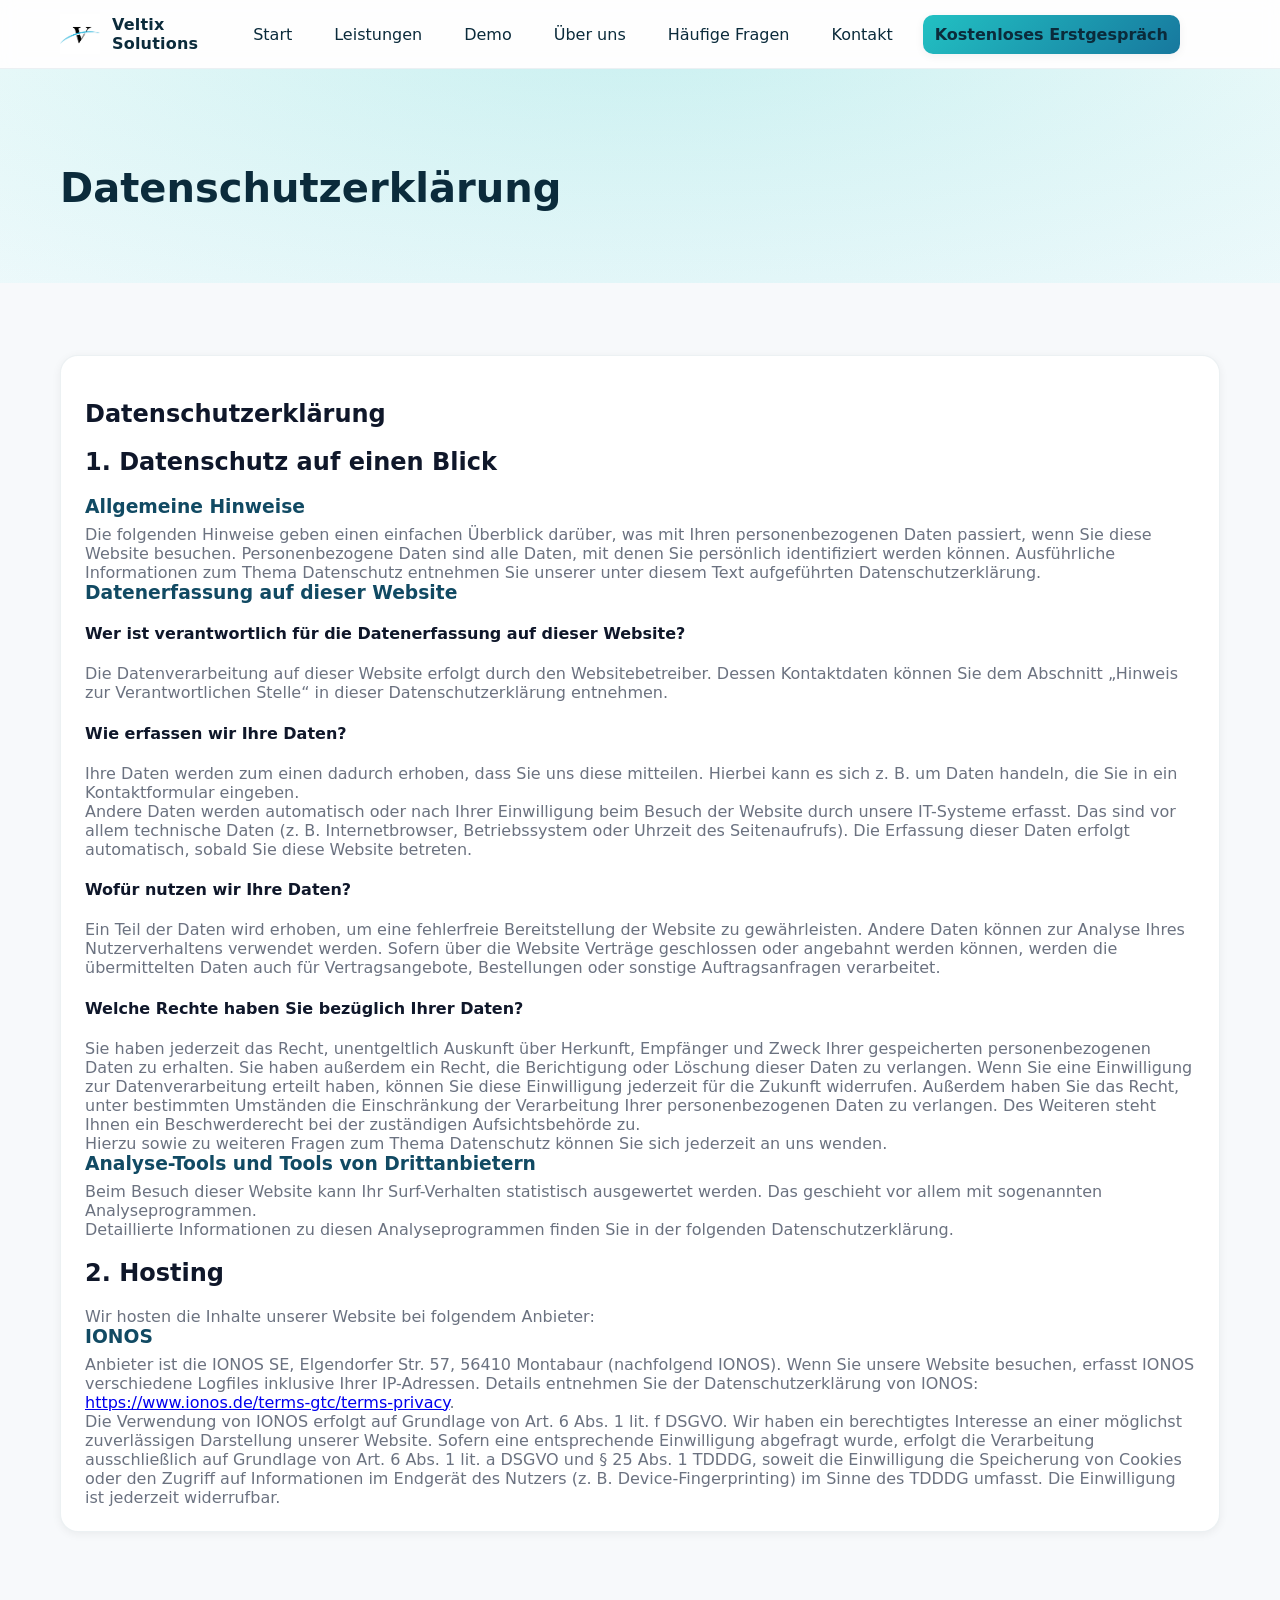
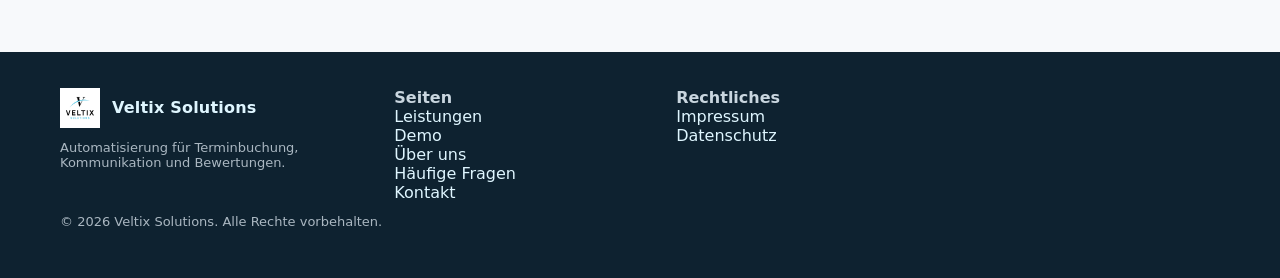
<file: Webseite-Smart-Care-Systems-main/src/pages/datenschutz.html>
<!DOCTYPE html>
<html lang="de">
<head>
  <meta charset="UTF-8" />
  <meta name="viewport" content="width=device-width, initial-scale=1.0" />
  <title>Datenschutzerklärung – Veltix Solutions</title>
  <meta name="description" content="Unsere Mission: Zeit sparen durch Automatisierung. Werte, Team und Ausblick von Veltix Solutions." />
  <meta name="robots" content="index, follow" />
  <meta name="theme-color" content="#17789e" />
  <meta http-equiv="X-Content-Type-Options" content="nosniff" />
  <meta http-equiv="X-Frame-Options" content="DENY" />
  <link rel="icon" type="image/x-icon" href="../favicon.ico" />
  <link rel="canonical" href="https://smartcare-systems.de/pages/ueber-uns.html" />
  <link rel="stylesheet" href="../css/style.css" />
</head>
<body>
  <header>
    <div class="container nav">
      <a class="brand" href="../index.html">
        <img src="../img/Veltix.Logo.1x1.png" alt="Veltix Solutions Logo" />
        <span>Veltix Solutions</span>
      </a>
      <nav class="nav-links" data-nav-links>
        <a href="../index.html">Start</a>
        <a href="./leistungen.html">Leistungen</a>
        <a href="./demo.html">Demo</a>
        <a href="./ueber-uns.html">&Uuml;ber uns</a>
        <a href="./haeufige-fragen.html">Häufige Fragen</a>
        <a href="./kontakt.html">Kontakt</a>
        <a class="cta" href="../index.html#cta">Kostenloses Erstgespr&auml;ch</a>
      </nav>
      <button class="hamburger" aria-label="Men&uuml; &ouml;ffnen" data-nav-toggle>
        <span></span><span></span><span></span>
      </button>
    </div>
  </header>

  <main>
    <section class="hero">
      <div class="container">
        <h1 data-aos="fade-up">Datenschutzerklärung</h1>
        <p class="section-sub" data-aos="fade-up"></p>
      </div>
    </section>

    <section>
      <div class="container">
        <div class="card" data-aos="fade-up">
          <p><h1>Datenschutz&shy;erkl&auml;rung</h1>
<h2>1. Datenschutz auf einen Blick</h2>
<h3>Allgemeine Hinweise</h3> <p>Die folgenden Hinweise geben einen einfachen &Uuml;berblick dar&uuml;ber, was mit Ihren personenbezogenen Daten passiert, wenn Sie diese Website besuchen. Personenbezogene Daten sind alle Daten, mit denen Sie pers&ouml;nlich identifiziert werden k&ouml;nnen. Ausf&uuml;hrliche Informationen zum Thema Datenschutz entnehmen Sie unserer unter diesem Text aufgef&uuml;hrten Datenschutzerkl&auml;rung.</p>
<h3>Datenerfassung auf dieser Website</h3> <h4>Wer ist verantwortlich f&uuml;r die Datenerfassung auf dieser Website?</h4> <p>Die Datenverarbeitung auf dieser Website erfolgt durch den Websitebetreiber. Dessen Kontaktdaten k&ouml;nnen Sie dem Abschnitt &bdquo;Hinweis zur Verantwortlichen Stelle&ldquo; in dieser Datenschutzerkl&auml;rung entnehmen.</p> <h4>Wie erfassen wir Ihre Daten?</h4> <p>Ihre Daten werden zum einen dadurch erhoben, dass Sie uns diese mitteilen. Hierbei kann es sich z.&nbsp;B. um Daten handeln, die Sie in ein Kontaktformular eingeben.</p> <p>Andere Daten werden automatisch oder nach Ihrer Einwilligung beim Besuch der Website durch unsere IT-Systeme erfasst. Das sind vor allem technische Daten (z.&nbsp;B. Internetbrowser, Betriebssystem oder Uhrzeit des Seitenaufrufs). Die Erfassung dieser Daten erfolgt automatisch, sobald Sie diese Website betreten.</p> <h4>Wof&uuml;r nutzen wir Ihre Daten?</h4> <p>Ein Teil der Daten wird erhoben, um eine fehlerfreie Bereitstellung der Website zu gew&auml;hrleisten. Andere Daten k&ouml;nnen zur Analyse Ihres Nutzerverhaltens verwendet werden. Sofern &uuml;ber die Website Vertr&auml;ge geschlossen oder angebahnt werden k&ouml;nnen, werden die &uuml;bermittelten Daten auch f&uuml;r Vertragsangebote, Bestellungen oder sonstige Auftragsanfragen verarbeitet.</p> <h4>Welche Rechte haben Sie bez&uuml;glich Ihrer Daten?</h4> <p>Sie haben jederzeit das Recht, unentgeltlich Auskunft &uuml;ber Herkunft, Empf&auml;nger und Zweck Ihrer gespeicherten personenbezogenen Daten zu erhalten. Sie haben au&szlig;erdem ein Recht, die Berichtigung oder L&ouml;schung dieser Daten zu verlangen. Wenn Sie eine Einwilligung zur Datenverarbeitung erteilt haben, k&ouml;nnen Sie diese Einwilligung jederzeit f&uuml;r die Zukunft widerrufen. Au&szlig;erdem haben Sie das Recht, unter bestimmten Umst&auml;nden die Einschr&auml;nkung der Verarbeitung Ihrer personenbezogenen Daten zu verlangen. Des Weiteren steht Ihnen ein Beschwerderecht bei der zust&auml;ndigen Aufsichtsbeh&ouml;rde zu.</p> <p>Hierzu sowie zu weiteren Fragen zum Thema Datenschutz k&ouml;nnen Sie sich jederzeit an uns wenden.</p>
<h3>Analyse-Tools und Tools von Dritt&shy;anbietern</h3> <p>Beim Besuch dieser Website kann Ihr Surf-Verhalten statistisch ausgewertet werden. Das geschieht vor allem mit sogenannten Analyseprogrammen.</p> <p>Detaillierte Informationen zu diesen Analyseprogrammen finden Sie in der folgenden Datenschutzerkl&auml;rung.</p>
<h2>2. Hosting</h2>
<p>Wir hosten die Inhalte unserer Website bei folgendem Anbieter:</p>
<h3>IONOS</h3> <p>Anbieter ist die IONOS SE, Elgendorfer Str. 57, 56410 Montabaur (nachfolgend IONOS). Wenn Sie unsere Website besuchen, erfasst IONOS verschiedene Logfiles inklusive Ihrer IP-Adressen. Details entnehmen Sie der Datenschutzerkl&auml;rung von IONOS: <a href="https://www.ionos.de/terms-gtc/terms-privacy" target="_blank" rel="noopener noreferrer">https://www.ionos.de/terms-gtc/terms-privacy</a>.</p> <p>Die Verwendung von IONOS erfolgt auf Grundlage von Art. 6 Abs. 1 lit. f DSGVO. Wir haben ein berechtigtes Interesse an einer m&ouml;glichst zuverl&auml;ssigen Darstellung unserer Website. Sofern eine entsprechende Einwilligung abgefragt wurde, erfolgt die Verarbeitung ausschlie&szlig;lich auf Grundlage von Art. 6 Abs. 1 lit. a DSGVO und &sect; 25 Abs. 1 TDDDG, soweit die Einwilligung die Speicherung von Cookies oder den Zugriff auf Informationen im Endger&auml;t des Nutzers (z.&nbsp;B. Device-Fingerprinting) im Sinne des TDDDG umfasst. Die Einwilligung ist jederzeit widerrufbar.</p>
</p>
        </div>
      </div>
    </section>
  </main>

 <footer>
    <div class="container footer">
      <div class="footer-grid">
        <div>
          <a class="brand" href="../index.html"><img src="../img/Veltix.FullLogo.png" alt="Logo" /><span style="color:#dff6ff">Veltix Solutions</span></a>
          <p class="legal">Automatisierung f&uuml;r Terminbuchung, Kommunikation und Bewertungen.</p>
        </div>
        <div>
          <strong>Seiten</strong>
          <div><a href="./leistungen.html">Leistungen</a></div>
          <div><a href="./demo.html">Demo</a></div>
          <div><a href="./ueber-uns.html">&Uuml;ber uns</a></div>
          <div><a href="./haeufige-fragen.html">Häufige Fragen</a></div>
          <div><a href="./kontakt.html">Kontakt</a></div>
        </div>
        <div>
          <strong>Rechtliches</strong>
          <div><a href="./impressum.html">Impressum</a></div>
          <div><a href="./datenschutz.html">Datenschutz</a></div>
        </div>
        <div>
          
        </div>
      </div>
      <p class="legal">&copy; <span id="year"></span> Veltix Solutions. Alle Rechte vorbehalten.</p>
    </div>
  </footer>

  <script>
    document.getElementById('year').textContent = new Date().getFullYear();
  </script>
  <script src="../js/main.js"></script>
</body>
</html>
</file>
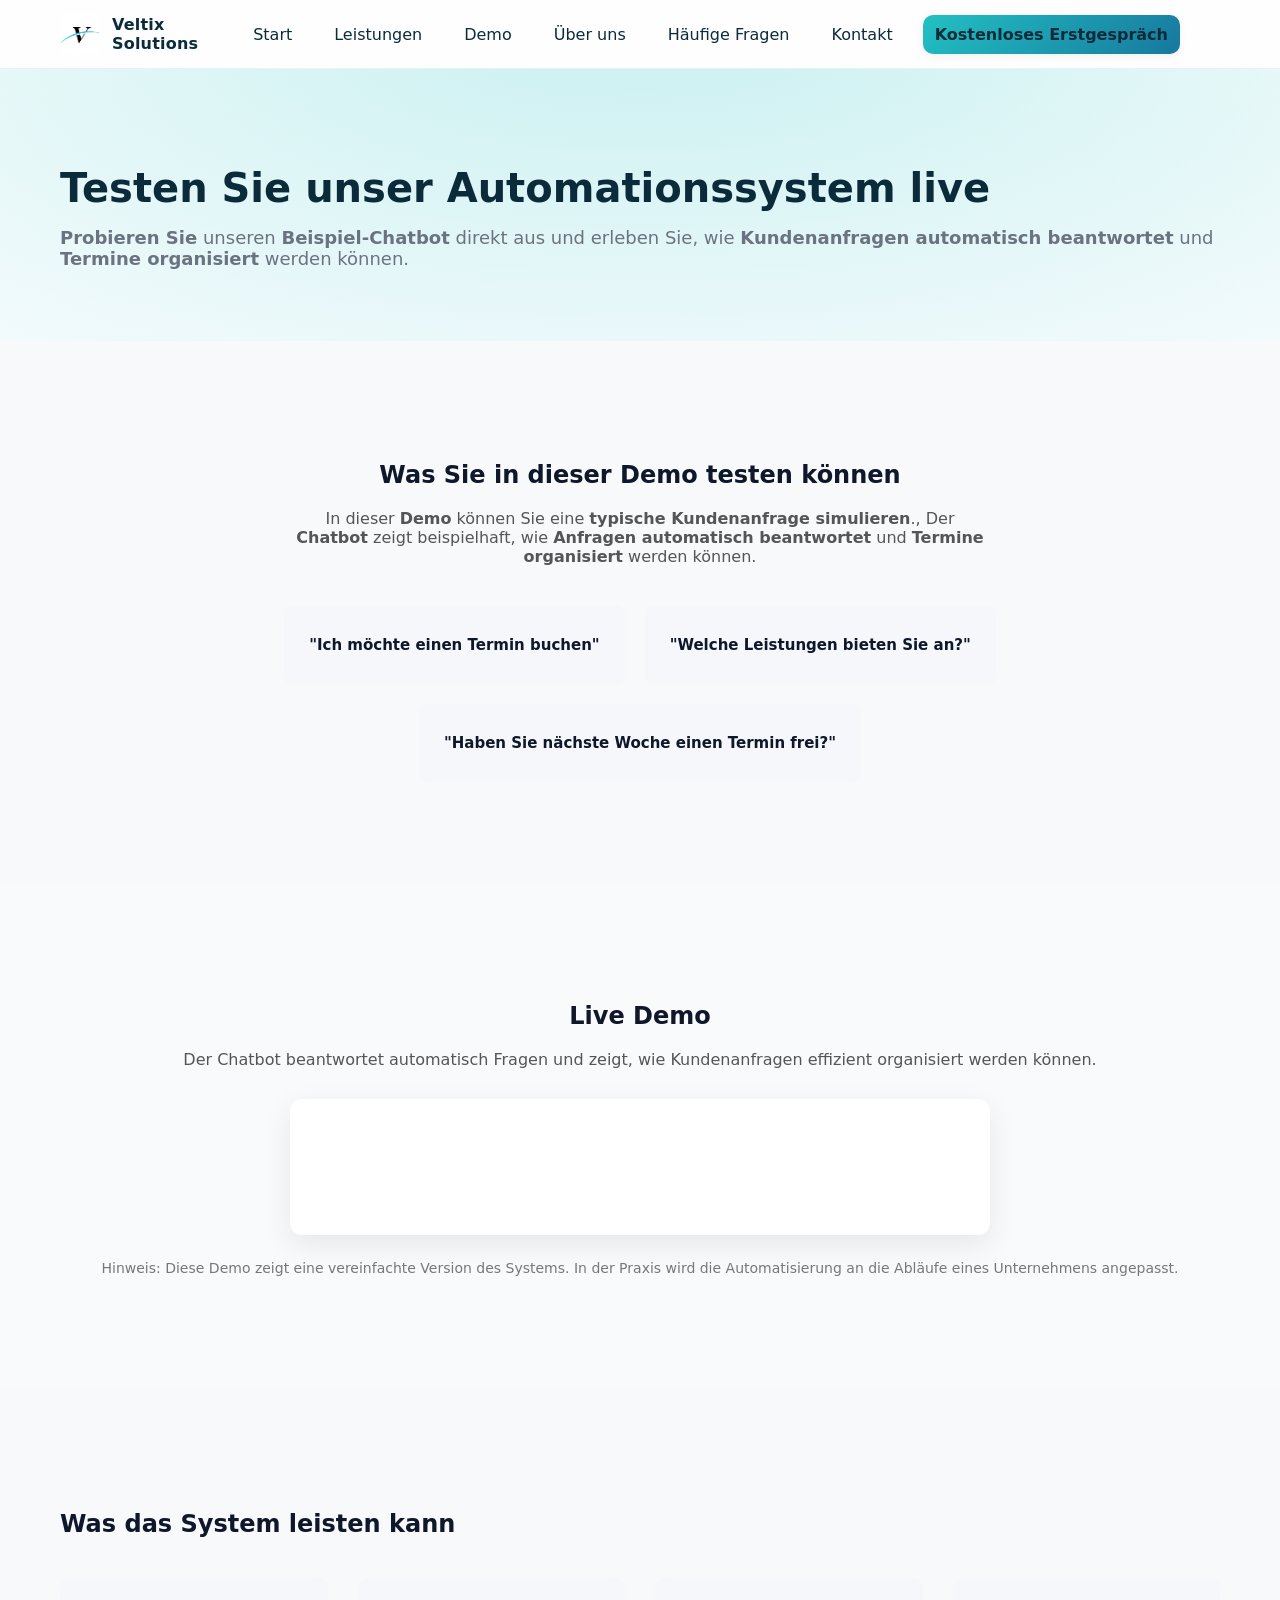
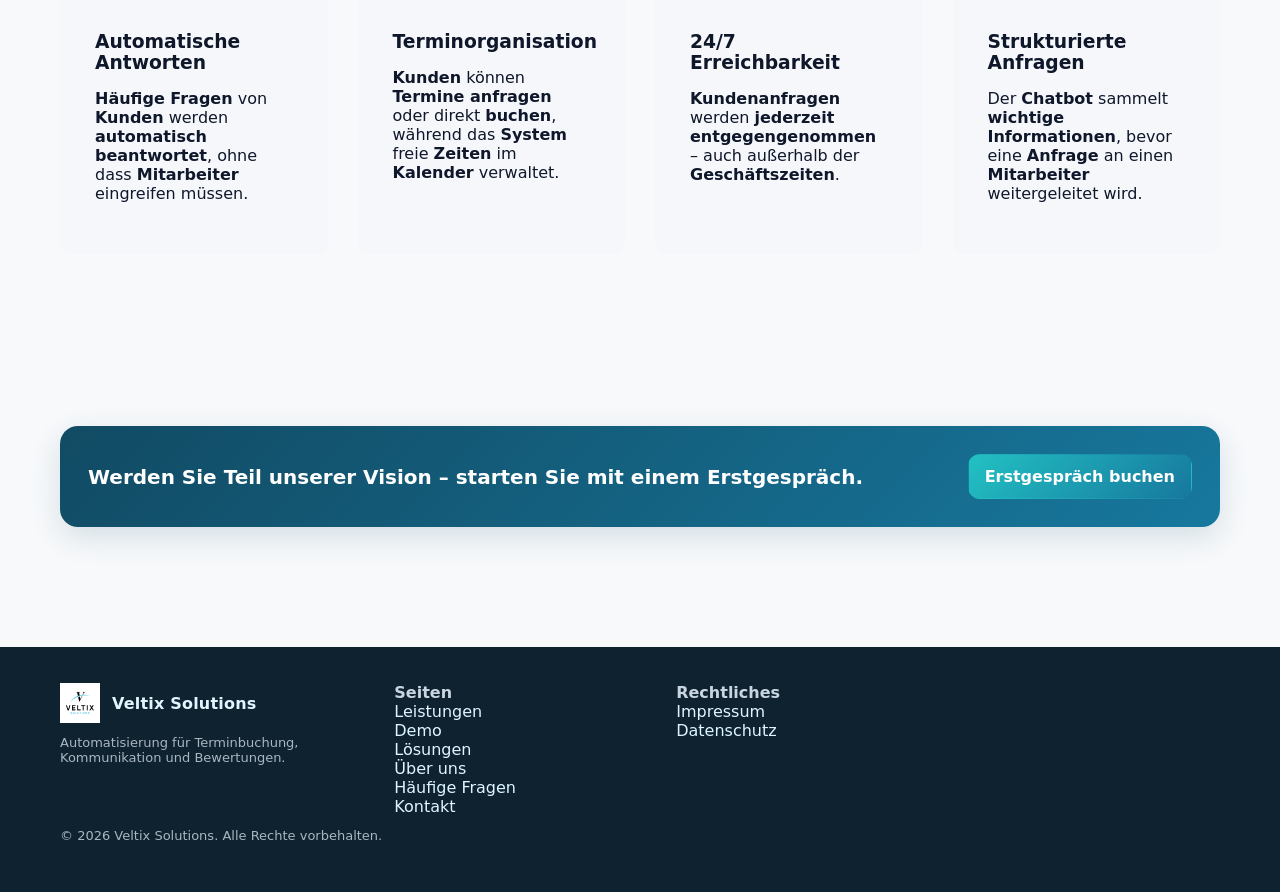
<file: Webseite-Smart-Care-Systems-main/src/pages/demo.html>
<!DOCTYPE html>
<html lang="de">
<head>
  <meta charset="UTF-8" />
  <meta name="viewport" content="width=device-width, initial-scale=1.0" />
  <title>&Uuml;ber uns – Veltix Solutions</title>
  <meta name="description" content="Unsere Mission: Zeit sparen durch Automatisierung. Werte, Team und Ausblick von Veltix Solutions." />
  <meta name="robots" content="index, follow" />
  <meta name="theme-color" content="#17789e" />
  <meta http-equiv="X-Content-Type-Options" content="nosniff" />
  <meta http-equiv="X-Frame-Options" content="DENY" />
  <link rel="icon" type="image/x-icon" href="../favicon.ico" />
  <link rel="canonical" href="https://smartcare-systems.de/pages/ueber-uns.html" />
  <link rel="stylesheet" href="../css/style.css" />
</head>
<body>
  <header>
    <div class="container nav">
      <a class="brand" href="../index.html">
        <img src="../img/Veltix.Logo.1x1.png" alt="Veltix Solutions Logo" />
        <span>Veltix Solutions</span>
      </a>
      <nav class="nav-links" data-nav-links>
        <a href="../index.html">Start</a>
        <a href="./leistungen.html">Leistungen</a>
        <a href="./demo.html">Demo</a>
        <a href="./ueber-uns.html">&Uuml;ber uns</a>
        <a href="./haeufige-fragen.html">Häufige Fragen</a>
        <a href="./kontakt.html">Kontakt</a>
        <a class="cta" href="../index.html#cta">Kostenloses Erstgespr&auml;ch</a>
      </nav>
      <button class="hamburger" aria-label="Men&uuml; &ouml;ffnen" data-nav-toggle>
        <span></span><span></span><span></span>
      </button>
    </div>
  </header>
  <main>
    <section class="hero">
      <div class="container">
        <h1 data-aos="fade-up">Testen Sie unser Automationssystem live</h1>
        <p class="section-sub" data-aos="fade-up"><strong>Probieren Sie</strong> unseren <strong>Beispiel-Chatbot</strong> direkt aus und erleben Sie, wie <strong>Kundenanfragen automatisch beantwortet</strong> und <strong>Termine organisiert</strong> werden können.</p>
      </div>
    </section>

<section class="demo-intro">
  <div class="container">

    <h2>Was Sie in dieser Demo testen können</h2>

    <p class="demo-text">
      In dieser <strong>Demo</strong> können Sie eine <strong>typische Kundenanfrage simulieren</strong>.,
Der <strong>Chatbot</strong> zeigt beispielhaft, wie <strong>Anfragen automatisch beantwortet</strong> und <strong>Termine organisiert</strong> werden können.
    </p>

    <div class="demo-examples">

      <div class="example-box">
        <p><strong>"Ich möchte einen Termin buchen"</strong></p>
      </div>

      <div class="example-box">
        <p><strong>"Welche Leistungen bieten Sie an?"</strong></p>
      </div>

      <div class="example-box">
        <p><strong>"Haben Sie nächste Woche einen Termin frei?"</strong></p>
      </div>

    </div>

  </div>
</section>


<section class="demo-chatbot">
  <div class="container">

    <h2>Live Demo</h2>

    <p class="chatbot-info">
      Der Chatbot beantwortet automatisch Fragen und zeigt,
      wie Kundenanfragen effizient organisiert werden können.
    </p>

    <div class="chatbot-box">
      <!-- Hier wird später der Chatbot vom Entwickler integriert -->
      <p></p>
    </div>

    <p class="demo-note">
      Hinweis: Diese Demo zeigt eine vereinfachte Version des Systems.
      In der Praxis wird die Automatisierung an die Abläufe eines
      Unternehmens angepasst.
    </p>

  </div>
</section>


<section class="demo-features">
  <div class="container">

    <h2>Was das System leisten kann</h2>

    <div class="features-grid">

      <div class="feature-card">
        <h3>Automatische Antworten</h3>
        <p>
          <strong>Häufige Fragen</strong> von <strong>Kunden</strong> werden <strong>automatisch beantwortet</strong>, ohne dass <strong>Mitarbeiter</strong> eingreifen müssen.
        </p>
      </div>

      <div class="feature-card">
        <h3>Terminorganisation</h3>
        <p>
          <strong>Kunden</strong> können <strong>Termine anfragen</strong> oder direkt <strong>buchen</strong>, während das <strong>System</strong> freie <strong>Zeiten</strong> im <strong>Kalender</strong> verwaltet.
        </p>
      </div>

      <div class="feature-card">
        <h3>24/7 Erreichbarkeit</h3>
        <p>
          <strong>Kundenanfragen</strong> werden <strong>jederzeit entgegengenommen</strong> – auch außerhalb der <strong>Geschäftszeiten</strong>.
        </p>
      </div>

      <div class="feature-card">
        <h3>Strukturierte Anfragen</h3>
        <p>
         Der <strong>Chatbot</strong> sammelt <strong>wichtige Informationen</strong>, bevor eine <strong>Anfrage</strong> an einen <strong>Mitarbeiter</strong> weitergeleitet wird.
        </p>
      </div>

    </div>

  </div>
</section>

   <section id="cta">
      <div class="container">
        <div class="cta-band" data-aos="zoom-in">
          <div class="cta-text">Werden Sie Teil unserer Vision – starten Sie mit einem Erstgespr&auml;ch.</div>
          <a class="btn btn-primary" href="https://cal.com/" target="_blank" rel="noopener">Erstgespr&auml;ch buchen</a>
        </div>
      </div>
    </section>
  </main>


<footer>
    <div class="container footer">
      <div class="footer-grid">
        <div>
          <a class="brand" href="../index.html"><img src="../img/Veltix.FullLogo.png" alt="Logo" /><span style="color:#dff6ff">Veltix Solutions</span></a>
          <p class="legal">Automatisierung f&uuml;r Terminbuchung, Kommunikation und Bewertungen.</p>
        </div>
        <div>
          <strong>Seiten</strong>
          <div><a href="./leistungen.html">Leistungen</a></div>
          <div><a href="./demo.html">Demo</a></div>
          <div><a href="./use-cases.html">Lösungen</a></div>
          <div><a href="./ueber-uns.html">&Uuml;ber uns</a></div>
          <div><a href="./haeufige-fragen.html">Häufige Fragen</a></div>
          <div><a href="./kontakt.html">Kontakt</a></div>
        </div>
        <div>
          <strong>Rechtliches</strong>
          <div><a href="./impressum.html">Impressum</a></div>
          <div><a href="./datenschutz.html">Datenschutz</a></div>
        </div>
        <div>
                  </div>
      </div>
      <p class="legal">&copy; <span id="year"></span> Veltix Solutions. Alle Rechte vorbehalten.</p>
    </div>
  </footer>

  <script>
    document.getElementById('year').textContent = new Date().getFullYear();
  </script>
  <script src="../js/main.js"></script>
</body>
</html>
</file>
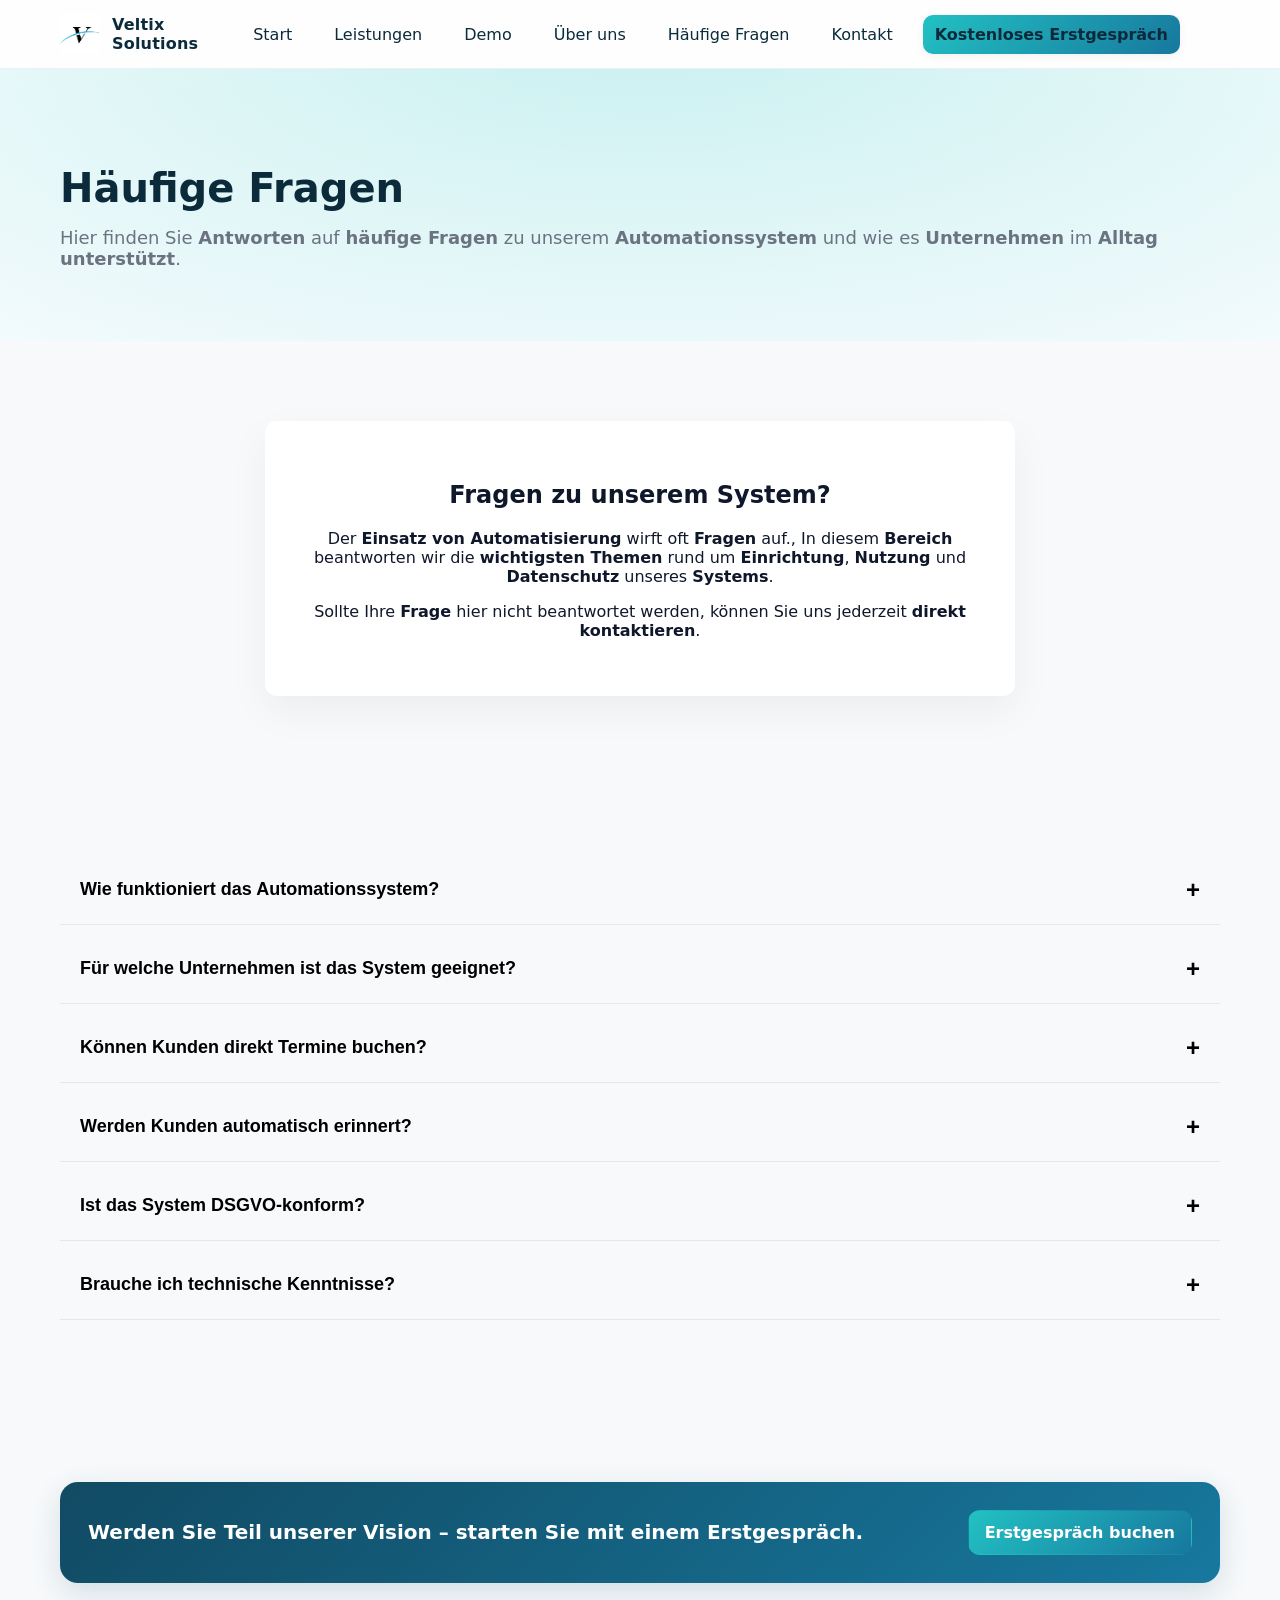
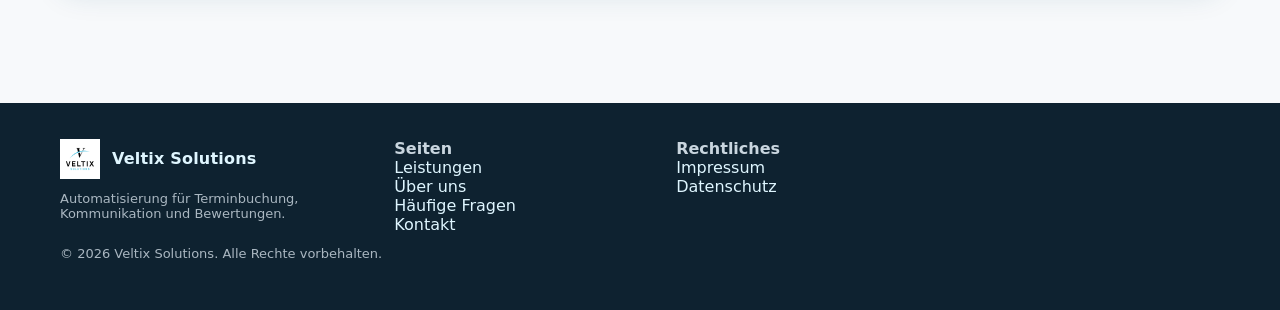
<file: Webseite-Smart-Care-Systems-main/src/pages/haeufige-fragen.html>
<!DOCTYPE html>
<html lang="de">
<head>
  <meta charset="UTF-8" />
  <meta name="viewport" content="width=device-width, initial-scale=1.0" />
  <title>Häufige Fragen – Veltix Solutions</title>
  <meta name="description" content="Häufige Fragen zu Veltix Solutions und Automatisierung." />
  <meta name="robots" content="index, follow" />
  <meta name="theme-color" content="#17789e" />
  <meta http-equiv="X-Content-Type-Options" content="nosniff" />
  <meta http-equiv="X-Frame-Options" content="DENY" />
  <link rel="icon" type="image/x-icon" href="../favicon.ico" />
  <link rel="canonical" href="https://smartcare-systems.de/pages/faq.html" />
  <link rel="stylesheet" href="../css/style.css" />
</head>
<body>
  <header>
    <div class="container nav">
      <a class="brand" href="../index.html">
        <img src="../img/Veltix.Logo.1x1.png" alt="SmartCare Systems Logo" />
        <span>Veltix Solutions</span>
      </a>
      <nav class="nav-links" data-nav-links>
        <a href="../index.html">Start</a>
        <a href="./leistungen.html">Leistungen</a>
        <a href="./demo.html">Demo</a>
        <a href="./ueber-uns.html">&Uuml;ber uns</a>
        <a href="./haeufige.html">Häufige Fragen</a>
        <a href="./kontakt.html">Kontakt</a>
        <a class="cta" href="../index.html#cta">Kostenloses Erstgespr&auml;ch</a>
      </nav>
      <button class="hamburger" aria-label="Men&uuml; &ouml;ffnen" data-nav-toggle>
        <span></span><span></span><span></span>
      </button>
    </div>
  </header>

<main>
    <section class="hero">
      <div class="container">
        <h1 data-aos="fade-up">Häufige Fragen</h1>
        <p class="section-sub" data-aos="fade-up">Hier finden Sie <strong>Antworten</strong> auf <strong>häufige Fragen</strong> zu unserem <strong>Automationssystem</strong> und wie es <strong>Unternehmen</strong> im <strong>Alltag unterstützt</strong>.</p>
      </div>
    </section>

<section class="faq-intro">
  <div class="container">

    <div class="faq-intro-box">
      <h2>Fragen zu unserem System?</h2>

      <p>
        Der <strong>Einsatz von Automatisierung</strong> wirft oft <strong>Fragen</strong> auf.,
In diesem <strong>Bereich</strong> beantworten wir die <strong>wichtigsten Themen</strong> rund um <strong>Einrichtung</strong>, <strong>Nutzung</strong> und <strong>Datenschutz</strong> unseres <strong>Systems</strong>.
      </p>

      <p>
        Sollte Ihre <strong>Frage</strong> hier nicht beantwortet werden, können Sie uns jederzeit <strong>direkt kontaktieren</strong>.
      </p>
    </div>

  </div>
</section>


<section class="faq-section">
  <div class="container">

    <div class="faq-item">
      <button class="faq-question">
        <span>Wie funktioniert das Automationssystem?</span>
      <span class="faq-icon">+</span>
      </button>
      <div class="faq-answer">
        <p>
Unser Automationssystem übernimmt <strong>wiederkehrende Aufgaben in der Kundenkommunikation und Terminverwaltung</strong>. 
Ein integrierter <strong>KI-Chatbot</strong> kann Kundenanfragen automatisch beantworten, wichtige Informationen erfassen 
und bei Bedarf direkt eine Terminbuchung ermöglichen.
</p>

<p>
Das System ist mit Ihrem <strong>Kalender</strong> verbunden und sorgt dafür, dass Termine automatisch organisiert werden. 
Zusätzlich können <strong>Erinnerungen und weitere Nachrichten automatisch an Kunden versendet werden</strong>. 
Dadurch werden manuelle Abläufe reduziert und Ihr Unternehmen kann effizienter arbeiten.
</p>
      </div>
    </div>

    <div class="faq-item">
      <button class="faq-question">
        <span>Für welche Unternehmen ist das System geeignet?</span>
      <span class="faq-icon">+</span>
      </button>
      <div class="faq-answer">
       <p>
Das System wurde speziell für <strong>lokale Dienstleistungsunternehmen</strong> entwickelt, 
die regelmäßig Kundenanfragen und Terminbuchungen verwalten müssen.
</p>

<p>
Dazu gehören beispielsweise <strong>Beratungsdienstleister, Beauty-Studios, 
Handwerksbetriebe oder andere serviceorientierte Unternehmen</strong>.
</p>

<p>
Besonders sinnvoll ist der Einsatz für Unternehmen, die <strong>viele wiederkehrende Anfragen erhalten 
oder ihre Terminorganisation vereinfachen möchten</strong>.
</p>
      </div>
    </div>

    <div class="faq-item">
      <button class="faq-question">
        <span>Können Kunden direkt Termine buchen?</span>
      <span class="faq-icon">+</span>
      </button>
      <div class="faq-answer">
        <p>
Ja, Kunden können Termine <strong>direkt über das System buchen</strong>. 
Die Terminbuchung ist mit Ihrem <strong>Kalender verbunden</strong> und zeigt automatisch 
nur verfügbare Zeiten an.
</p>

<p>
Dadurch werden <strong>Doppelbuchungen verhindert</strong> und die Terminplanung bleibt 
übersichtlich und effizient.
</p>

<p>
Nach der Buchung erhält der Kunde automatisch eine <strong>Terminbestätigung</strong>, 
sodass beide Seiten jederzeit den Überblick behalten.
</p>
      </div>
    </div>

    <div class="faq-item">
      <button class="faq-question">
        <span>Werden Kunden automatisch erinnert?</span>
      <span class="faq-icon">+</span>
      </button>
      <div class="faq-answer">
        <p>
Ja, das System kann <strong>automatische Erinnerungen vor einem Termin</strong> versenden. 
Diese können beispielsweise per <strong>E-Mail, SMS oder WhatsApp</strong> verschickt werden.
</p>

<p>
Dadurch werden <strong>verpasste Termine deutlich reduziert</strong> und Kunden bleiben 
rechtzeitig informiert.
</p>

<p>
Zusätzlich können nach einem Termin auch <strong>automatische Bewertungsanfragen 
oder Follow-up Nachrichten</strong> versendet werden.
</p>
      </div>
    </div>

    <div class="faq-item">
      <button class="faq-question">
        <span>Ist das System DSGVO-konform?</span>
      <span class="faq-icon">+</span>
      </button>
      <div class="faq-answer">
        <p>
Datenschutz hat bei der Entwicklung unseres Systems einen hohen Stellenwert. 
Die Verarbeitung von Daten erfolgt mit einem Fokus auf <strong>sichere und verantwortungsvolle Nutzung von Kundendaten</strong>.
</p>

<p>
Je nach Konfiguration kann das System auf <strong>europäischer Infrastruktur</strong> betrieben werden 
und nutzt etablierte Technologien für eine sichere Datenübertragung und Speicherung.
</p>

<p>
Dadurch können Unternehmen <strong>moderne Automatisierung nutzen</strong>, ohne dabei 
den Datenschutz aus den Augen zu verlieren.
</p>
      </div>
    </div>

    <div class="faq-item">
      <button class="faq-question">
        <span>Brauche ich technische Kenntnisse?</span>
      <span class="faq-icon">+</span>
      </button>
      <div class="faq-answer">
        <p>
Nein, für die Nutzung des Systems sind <strong>keine technischen Kenntnisse erforderlich</strong>. 
Die Einrichtung und Konfiguration werden im Vorfeld vorgenommen.
</p>

<p>
Das System ist so gestaltet, dass es im Alltag <strong>einfach und intuitiv genutzt werden kann</strong>.
</p>

<p>
Unternehmen können sich dadurch vollständig auf ihr <strong>Kerngeschäft</strong> konzentrieren, 
während das Automationssystem viele organisatorische Aufgaben im Hintergrund übernimmt.
</p>
      </div>
    </div>

  </div>
</section>

<script>
document.querySelectorAll(".faq-question").forEach(button => {
  button.addEventListener("click", () => {
    const item = button.parentElement
    item.classList.toggle("active")
  })
})
</script>

<section id="cta">
      <div class="container">
        <div class="cta-band" data-aos="zoom-in">
          <div class="cta-text">Werden Sie Teil unserer Vision – starten Sie mit einem Erstgespr&auml;ch.</div>
          <a class="btn btn-primary" href="https://cal.com/" target="_blank" rel="noopener">Erstgespr&auml;ch buchen</a>
        </div>
      </div>
    </section>
  </main>

</body>
</html>

  <footer>
    <div class="container footer">
      <div class="footer-grid">
        <div>
          <a class="brand" href="../index.html"><img src="../img/Veltix.FullLogo.png" alt="Logo" /><span style="color:#dff6ff">Veltix Solutions</span></a>
          <p class="legal">Automatisierung f&uuml;r Terminbuchung, Kommunikation und Bewertungen.</p>
        </div>
        <div>
          <strong>Seiten</strong>
          <div><a href="./leistungen.html">Leistungen</a></div>
          <div><a href="./ueber-uns.html">&Uuml;ber uns</a></div>
          <div><a href="./faq.html">Häufige Fragen</a></div>
          <div><a href="./kontakt.html">Kontakt</a></div>
        </div>
        <div>
          <strong>Rechtliches</strong>
          <div><a href="./impressum.html">Impressum</a></div>
          <div><a href="./datenschutz.html">Datenschutz</a></div>
        </div>
        <div>
          
        </div>
      </div>
      <p class="legal">&copy; <span id="year"></span> Veltix Solutions. Alle Rechte vorbehalten.</p>
    </div>
  </footer>

  <script>
    document.getElementById('year').textContent = new Date().getFullYear();
  </script>
  <script src="../js/main.js"></script>
</body>
</html>
</file>
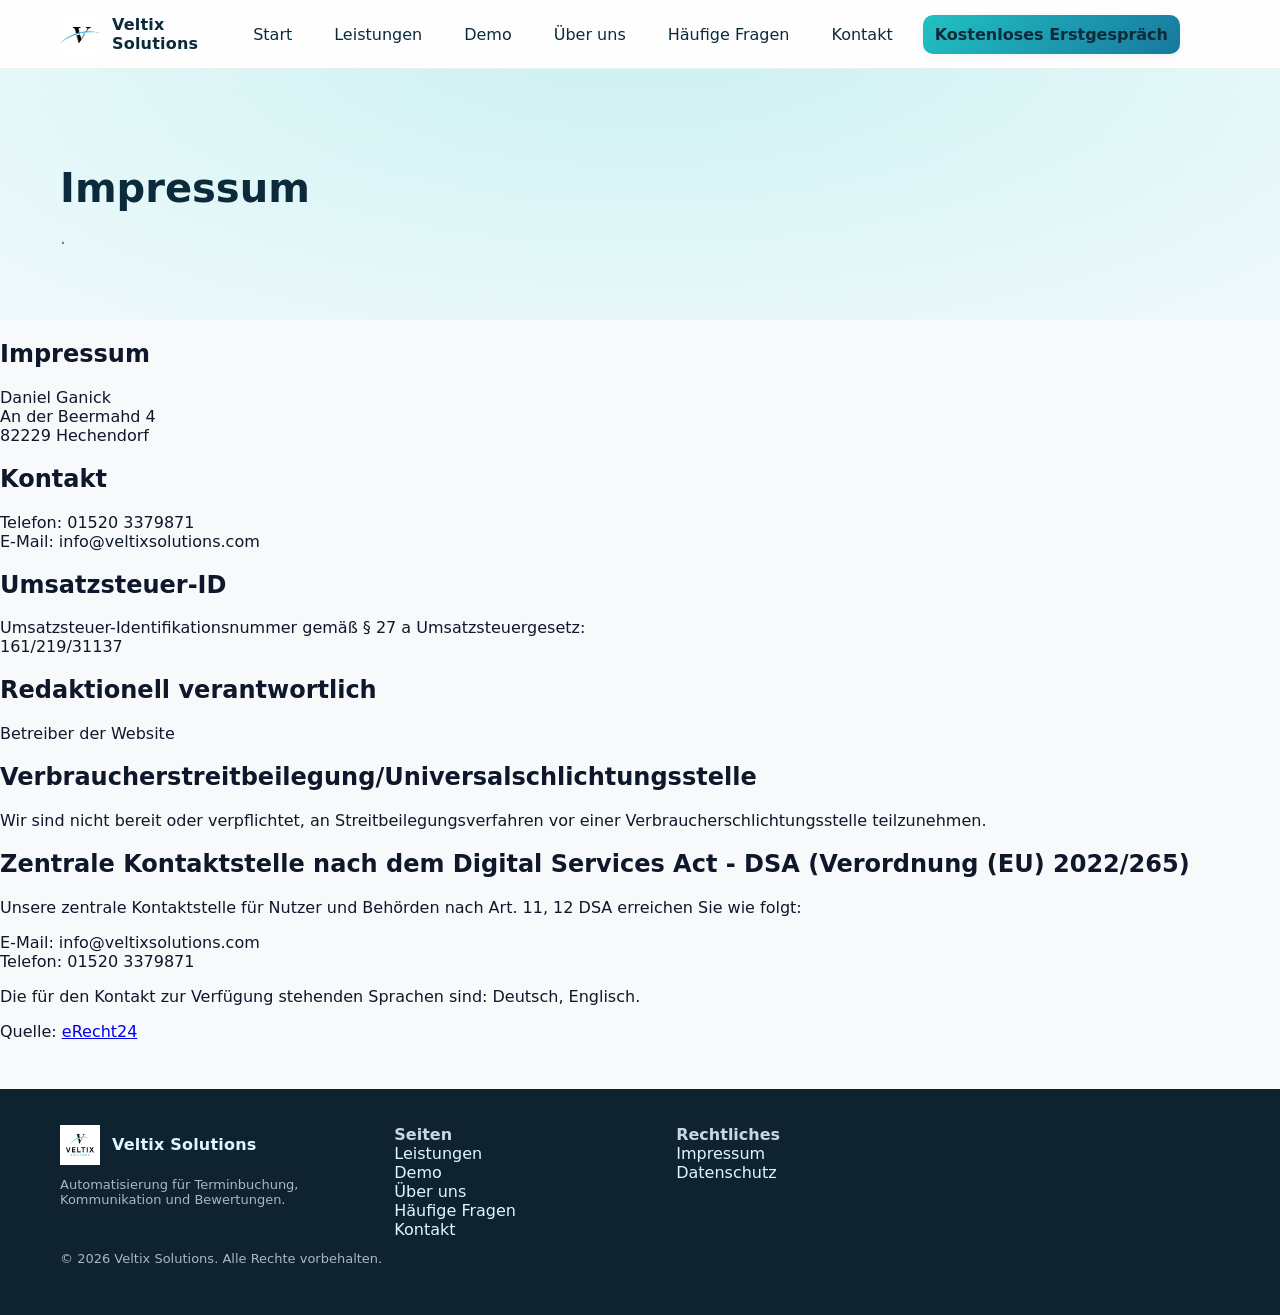
<file: Webseite-Smart-Care-Systems-main/src/pages/impressum.html>
<!DOCTYPE html>
<html lang="de">
<head>
  <meta charset="UTF-8" />
  <meta name="viewport" content="width=device-width, initial-scale=1.0" />
  <title>Impressum – Veltix Solutions</title>
  <meta name="description" content="Unsere Mission: Zeit sparen durch Automatisierung. Werte, Team und Ausblick von Veltix Solutions." />
  <meta name="robots" content="index, follow" />
  <meta name="theme-color" content="#17789e" />
  <meta http-equiv="X-Content-Type-Options" content="nosniff" />
  <meta http-equiv="X-Frame-Options" content="DENY" />
  <link rel="icon" type="image/x-icon" href="../favicon.ico" />
  <link rel="canonical" href="https://smartcare-systems.de/pages/ueber-uns.html" />
  <link rel="stylesheet" href="../css/style.css" />
</head>
<body>
  <header>
    <div class="container nav">
      <a class="brand" href="../index.html">
        <img src="../img/Veltix.Logo.1x1.png" alt="Veltix Solutions Logo" />
        <span>Veltix Solutions</span>
      </a>
      <nav class="nav-links" data-nav-links>
        <a href="../index.html">Start</a>
        <a href="./leistungen.html">Leistungen</a>
        <a href="./demo.html">Demo</a>
        <a href="./ueber-uns.html">&Uuml;ber uns</a>
        <a href="./haeufige-fragen.html">Häufige Fragen</a>
        <a href="./kontakt.html">Kontakt</a>
        <a class="cta" href="../index.html#cta">Kostenloses Erstgespr&auml;ch</a>
      </nav>
      <button class="hamburger" aria-label="Men&uuml; &ouml;ffnen" data-nav-toggle>
        <span></span><span></span><span></span>
      </button>
    </div>
  </header>

  <main>
    <section class="hero">
      <div class="container">
        <h1 data-aos="fade-up">Impressum</h1>
        <p class="section-sub" data-aos="fade-up"></a>.</p>
      </div>
    </section>


            <h2>Impressum</h2>

              <p>Daniel Ganick<br />
              An der Beermahd 4<br />
              82229 Hechendorf</p>

              <h2>Kontakt</h2>
              <p>Telefon: 01520 3379871<br />
              E-Mail: info@veltixsolutions.com</p>

              <h2>Umsatzsteuer-ID</h2>
              <p>Umsatzsteuer-Identifikationsnummer gem&auml;&szlig; &sect; 27 a Umsatzsteuergesetz:<br />
              161/219/31137</p>

              <h2>Redaktionell verantwortlich</h2>
              <p>Betreiber der Website</p>

              <h2>Verbraucher&shy;streit&shy;beilegung/Universal&shy;schlichtungs&shy;stelle</h2>
              <p>Wir sind nicht bereit oder verpflichtet, an Streitbeilegungsverfahren vor einer Verbraucherschlichtungsstelle teilzunehmen.</p>

              <h2>Zentrale Kontaktstelle nach dem Digital Services Act - DSA (Verordnung (EU) 2022/265)</h2>
              <p>Unsere zentrale Kontaktstelle f&uuml;r Nutzer und Beh&ouml;rden nach Art. 11, 12 DSA erreichen Sie wie folgt:</p>
              <p>E-Mail: info@veltixsolutions.com<br />
              Telefon: 01520 3379871
              </p>
              <p>Die für den Kontakt zur Verf&uuml;gung stehenden Sprachen sind: Deutsch, Englisch.</p>
              <p>Quelle: <a href="https://www.e-recht24.de">eRecht24</a></p>

  <footer>
    <div class="container footer">
      <div class="footer-grid">
        <div>
          <a class="brand" href="../index.html"><img src="../img/Veltix.FullLogo.png" alt="Logo" /><span style="color:#dff6ff">Veltix Solutions</span></a>
          <p class="legal">Automatisierung f&uuml;r Terminbuchung, Kommunikation und Bewertungen.</p>
        </div>
        <div>
          <strong>Seiten</strong>
          <div><a href="./leistungen.html">Leistungen</a></div>
          <div><a href="./demo.html">Demo</a></div>
          <div><a href="./ueber-uns.html">&Uuml;ber uns</a></div>
          <div><a href="./haeufige-fragen.html">Häufige Fragen</a></div>
          <div><a href="./kontakt.html">Kontakt</a></div>
        </div>
        <div>
          <strong>Rechtliches</strong>
          <div><a href="./impressum.html">Impressum</a></div>
          <div><a href="./datenschutz.html">Datenschutz</a></div>
        </div>
        <div>
          
        </div>
      </div>
      <p class="legal">&copy; <span id="year"></span> Veltix Solutions. Alle Rechte vorbehalten.</p>
    </div>
  </footer>

  <script>
    document.getElementById('year').textContent = new Date().getFullYear();
  </script>
  <script src="../js/main.js"></script>
</body>
</html>
</file>
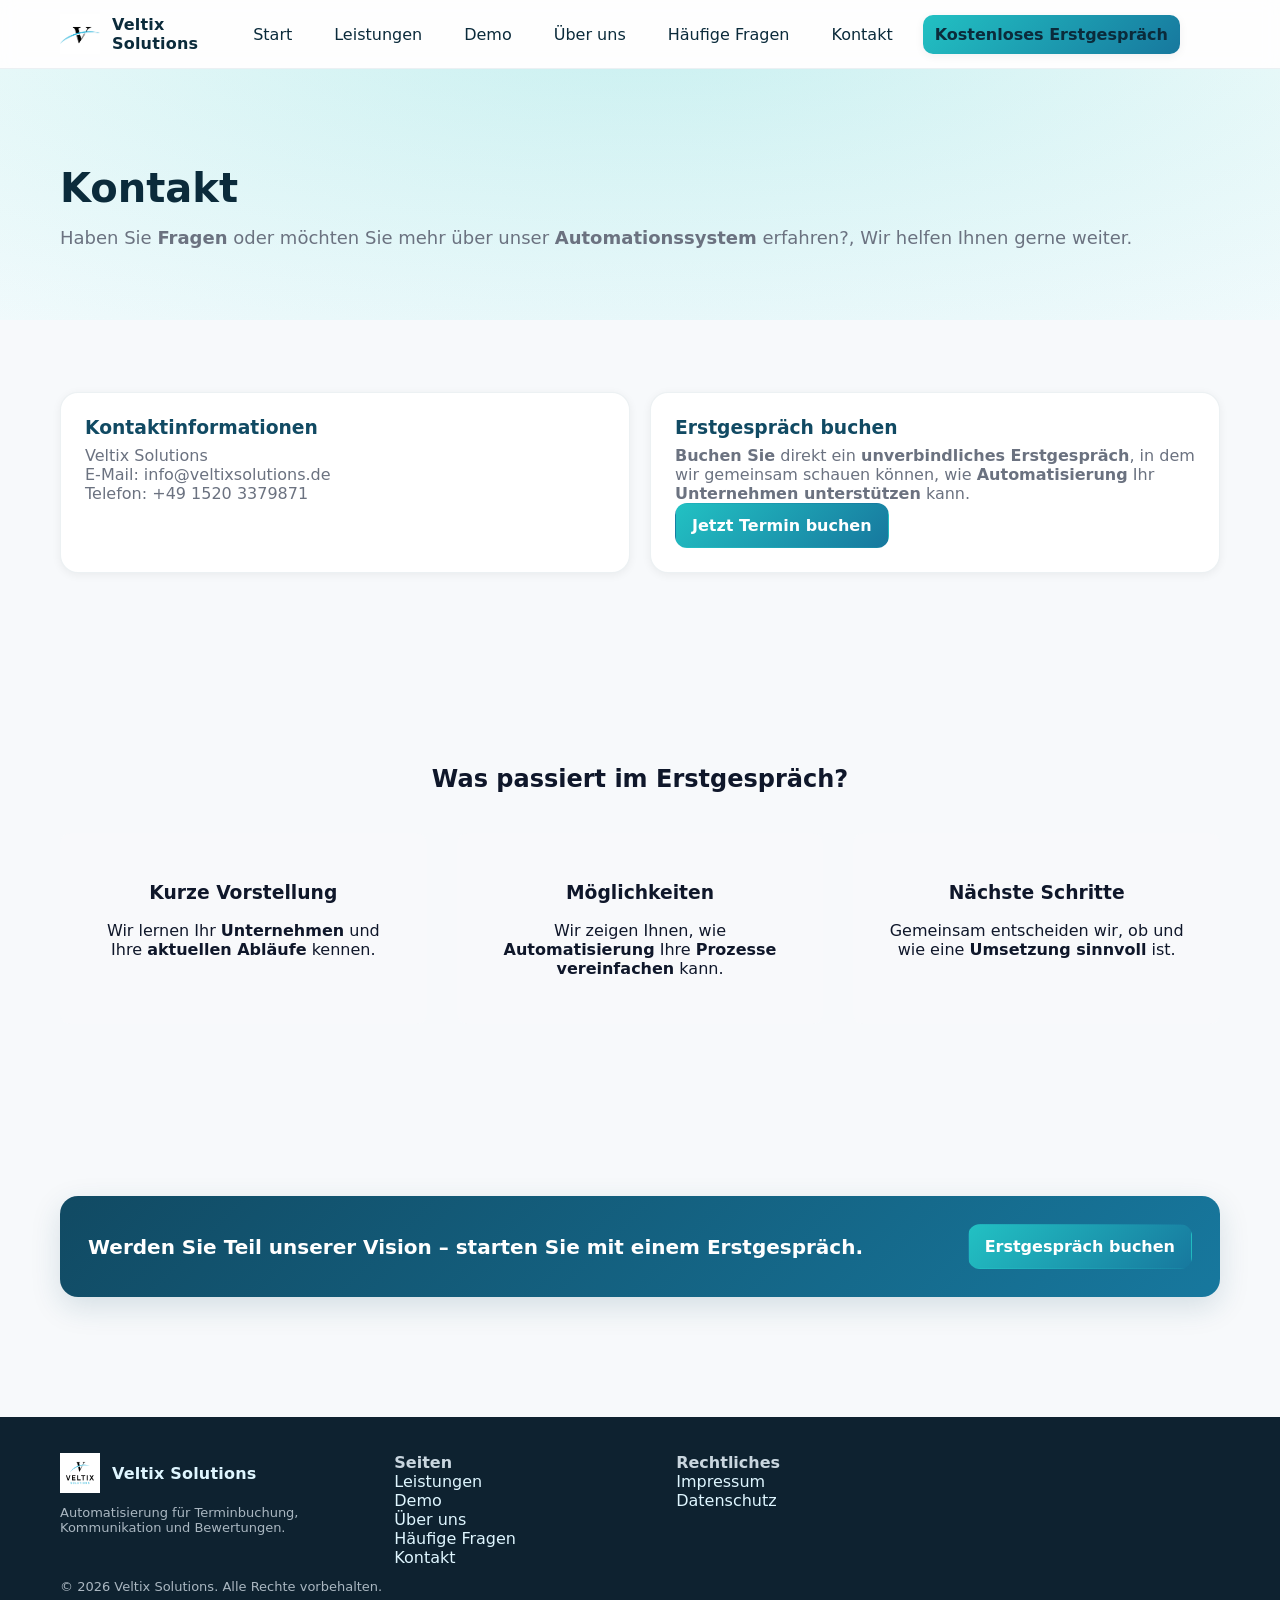
<file: Webseite-Smart-Care-Systems-main/src/pages/kontakt.html>
<!DOCTYPE html>
<html lang="de">
<head>
  <meta charset="UTF-8" />
  <meta name="viewport" content="width=device-width, initial-scale=1.0" />
  <title>Kontakt – Veltix Solutions</title>
  <meta name="description" content="Kontaktieren Sie Veltix Solutions f&uuml;r ein unverbindliches Erstgespr&auml;ch." />
  <meta name="robots" content="index, follow" />
  <meta name="theme-color" content="#17789e" />
  <meta http-equiv="X-Content-Type-Options" content="nosniff" />
  <meta http-equiv="X-Frame-Options" content="DENY" />
  <link rel="icon" type="image/x-icon" href="../favicon.ico" />
  <link rel="canonical" href="https://smartcare-systems.de/pages/kontakt.html" />
  <link rel="stylesheet" href="../css/style.css" />
</head>
<body>
  <header>
    <div class="container nav">
      <a class="brand" href="../index.html">
        <img src="../img/Veltix.Logo.1x1.png" alt="SmartCare Systems Logo" />
        <span>Veltix Solutions</span>
      </a>
      <nav class="nav-links" data-nav-links>
        <a href="../index.html">Start</a>
        <a href="./leistungen.html">Leistungen</a>
        <a href="./demo.html">Demo</a>
        <a href="./ueber-uns.html">&Uuml;ber uns</a>
        <a href="./haeufige-fragen.html">Häufige Fragen</a>
        <a href="./kontakt.html">Kontakt</a>
        <a class="cta" href="../index.html#cta">Kostenloses Erstgespr&auml;ch</a>
      </nav>
      <button class="hamburger" aria-label="Men&uuml; &ouml;ffnen" data-nav-toggle>
        <span></span><span></span><span></span>
      </button>
    </div>
  </header>

  <main>
    <section class="hero">
      <div class="container">
        <h1 data-aos="fade-up">Kontakt</h1>
        <p class="section-sub" data-aos="fade-up">Haben Sie <strong>Fragen</strong> oder möchten Sie mehr über unser <strong>Automationssystem</strong> erfahren?,
Wir helfen Ihnen gerne weiter.</p>
      </div>
    </section>

    <section>
      <div class="container grid-2">
        <div class="card" data-aos="fade-up">
          <h3>Kontaktinformationen</h3>
          <p class="muted">Veltix Solutions</p>
          <p>E-Mail: info@veltixsolutions.de</p>
          <p>Telefon: +49 1520 3379871</p>
        </div>
        <div class="card" data-aos="fade-up">
          <h3>Erstgespräch buchen</h3>
          <p><strong>Buchen Sie</strong> direkt ein <strong>unverbindliches Erstgespräch</strong>, in dem wir gemeinsam schauen können, wie <strong>Automatisierung</strong> Ihr <strong>Unternehmen unterstützen</strong> kann.</p>
          <p><a class="btn btn-primary" href="https://cal.com/" target="_blank" rel="noopener">Jetzt Termin buchen</a></p>
        </div>
      </div>
    </section>
  </main>

<section class="contact-trust">
  <div class="container">

    <h2>Was passiert im Erstgespräch?</h2>

    <div class="trust-grid">

      <div class="trust-card">
        <h3>Kurze Vorstellung</h3>
        <p>
          Wir lernen Ihr <strong>Unternehmen</strong> und Ihre <strong>aktuellen Abläufe</strong> kennen.
        </p>
      </div>

      <div class="trust-card">
        <h3>Möglichkeiten</h3>
        <p>
          Wir zeigen Ihnen, wie <strong>Automatisierung</strong> Ihre <strong>Prozesse vereinfachen</strong> kann.
        </p>
      </div>

      <div class="trust-card">
        <h3>Nächste Schritte</h3>
        <p>
          Gemeinsam entscheiden wir, ob und wie eine <strong>Umsetzung sinnvoll</strong> ist.
        </p>
      </div>

    </div>

  </div>
</section>

 <section id="cta">
      <div class="container">
        <div class="cta-band" data-aos="zoom-in">
          <div class="cta-text">Werden Sie Teil unserer Vision – starten Sie mit einem Erstgespr&auml;ch.</div>
          <a class="btn btn-primary" href="https://cal.com/" target="_blank" rel="noopener">Erstgespr&auml;ch buchen</a>
        </div>
      </div>
    </section>
  </main>

  <footer>
    <div class="container footer">
      <div class="footer-grid">
        <div>
          <a class="brand" href="../index.html"><img src="../img/Veltix.FullLogo.png" alt="Logo" /><span style="color:#dff6ff">Veltix Solutions</span></a>
          <p class="legal">Automatisierung f&uuml;r Terminbuchung, Kommunikation und Bewertungen.</p>
        </div>
        <div>
          <strong>Seiten</strong>
          <div><a href="./leistungen.html">Leistungen</a></div>
          <div><a href="./demo.html">Demo</a></div>
          <div><a href="./ueber-uns.html">&Uuml;ber uns</a></div>
          <div><a href="./haeufige-fragen.html">Häufige Fragen</a></div>
          <div><a href="./kontakt.html">Kontakt</a></div>
        </div>
        <div>
          <strong>Rechtliches</strong>
          <div><a href="./impressum.html">Impressum</a></div>
          <div><a href="./datenschutz.html">Datenschutz</a></div>
        </div>
        <div>
          
        </div>
      </div>
      <p class="legal">&copy; <span id="year"></span> Veltix Solutions. Alle Rechte vorbehalten.</p>
    </div>
  </footer>

  <script>
    document.getElementById('year').textContent = new Date().getFullYear();
  </script>
  <script src="../js/main.js"></script>
</body>
</html>
</file>
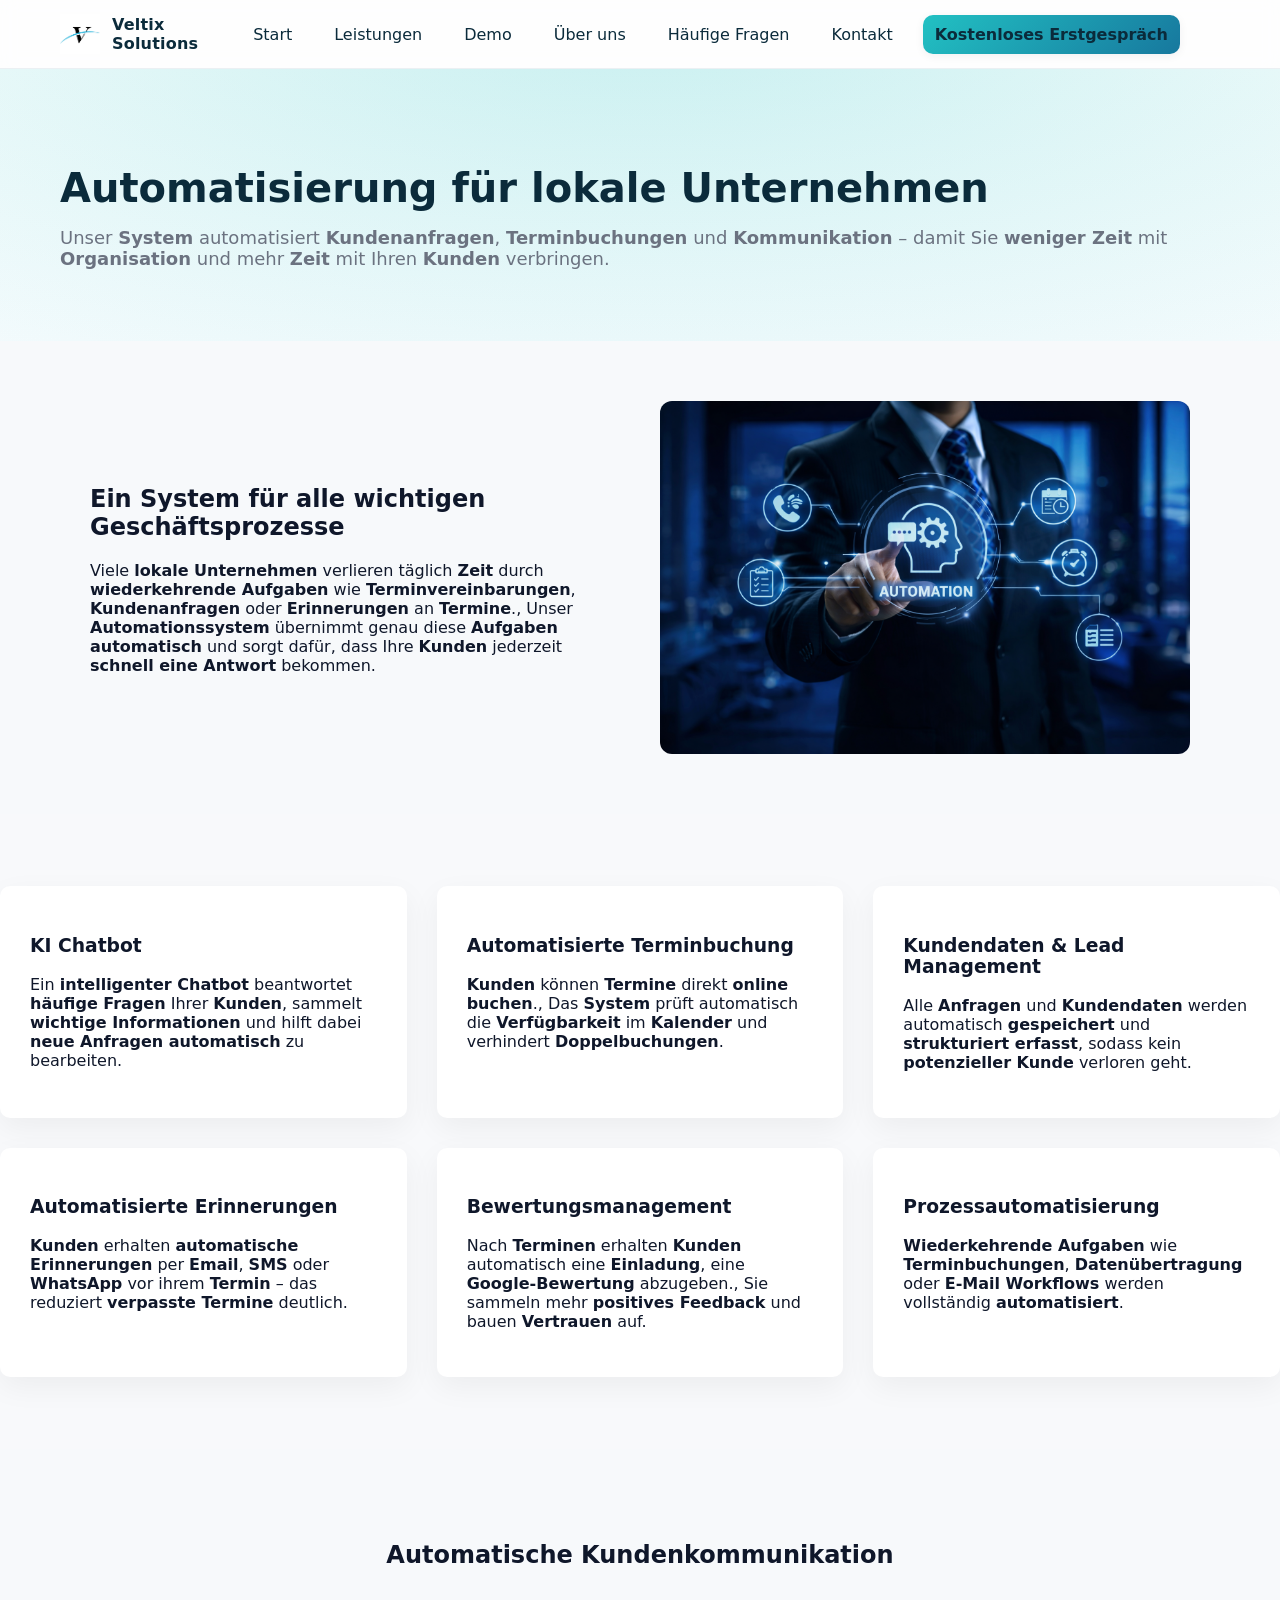
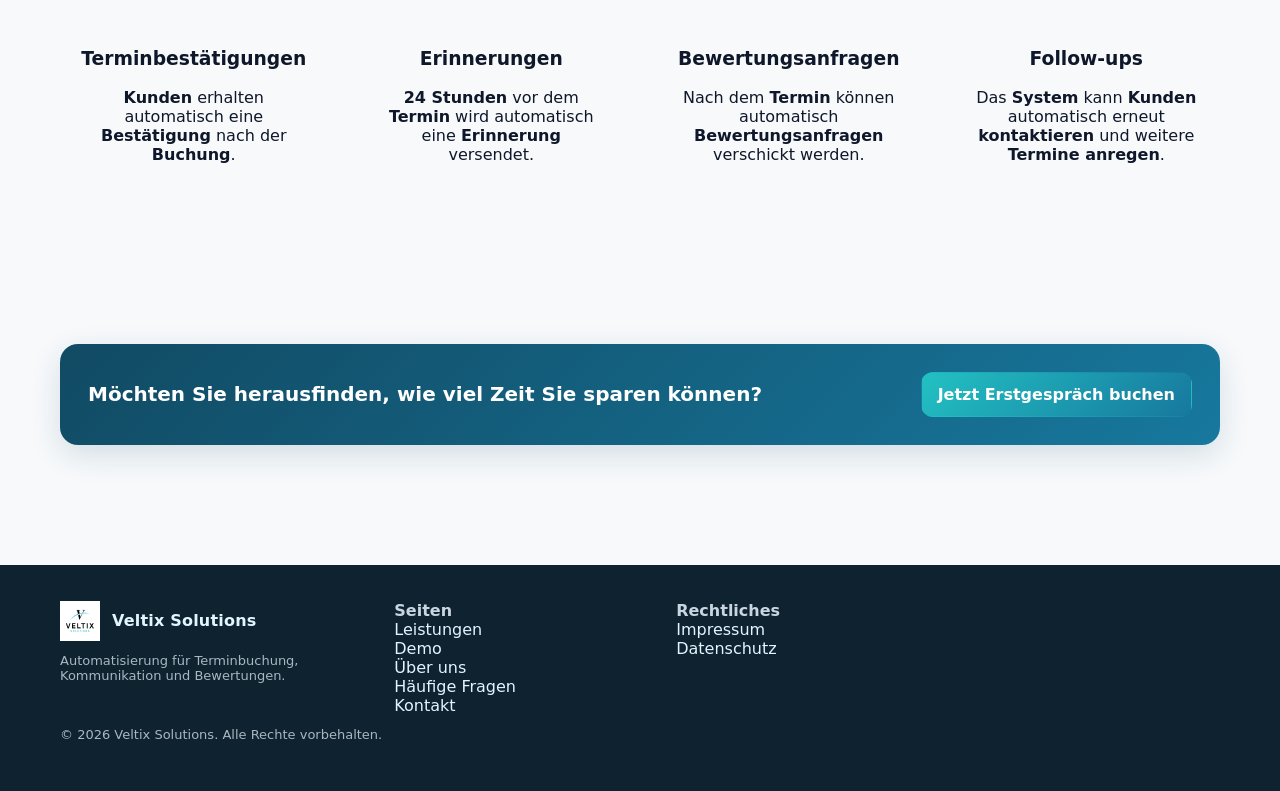
<file: Webseite-Smart-Care-Systems-main/src/pages/leistungen.html>
<!DOCTYPE html>
<html lang="de">
<head>
  <meta charset="UTF-8" />
  <meta name="viewport" content="width=device-width, initial-scale=1.0" />
  <title>Leistungen – Veltix Solutions</title>
  <meta name="description" content="Digitale Terminbuchung, automatisierte Kundenkommunikation, Bewertungsmanagement und individuelle Automatisierungen." />
  <meta name="robots" content="index, follow" />
  <meta name="theme-color" content="#17789e" />
  <meta http-equiv="X-Content-Type-Options" content="nosniff" />
  <meta http-equiv="X-Frame-Options" content="DENY" />
  <link rel="icon" type="image/x-icon" href="../favicon.ico" />
  <link rel="canonical" href="https://smartcare-systems.de/pages/leistungen.html" />
  <link rel="stylesheet" href="../css/style.css" />
</head>
<body>
  <header>
    <div class="container nav">
      <a class="brand" href="../index.html">
        <img src="../img/Veltix.Logo.1x1.png" alt="SmartCare Systems Logo" />
        <span>Veltix Solutions</span>
      </a>
      <nav class="nav-links" data-nav-links>
        <a href="../index.html">Start</a>
        <a href="./leistungen.html">Leistungen</a>
        <a href="./demo.html">Demo</a>
        <a href="./ueber-uns.html">&Uuml;ber uns</a>
        <a href="./haeufige-fragen.html">Häufige Fragen</a>
        <a href="./kontakt.html">Kontakt</a>
        <a class="cta" href="../index.html#cta">Kostenloses Erstgespr&auml;ch</a>
      </nav>
      <button class="hamburger" aria-label="Men&uuml; &ouml;ffnen" data-nav-toggle>
        <span></span><span></span><span></span>
      </button>
    </div>
  </header>

  <main>
    <section class="hero">
      <div class="container">
        <h1 data-aos="fade-up">Automatisierung für lokale Unternehmen</h1>
        <p class="section-sub" data-aos="fade-up">Unser <strong>System</strong> automatisiert <strong>Kundenanfragen</strong>, <strong>Terminbuchungen</strong> und <strong>Kommunikation</strong> – damit Sie <strong>weniger Zeit</strong> mit <strong>Organisation</strong> und mehr <strong>Zeit</strong> mit Ihren <strong>Kunden</strong> verbringen.</p>
      </div>
    </section>

<section style="padding:60px 20px;">

  <div style="display:flex; align-items:center; gap:40px; max-width:1100px; margin:auto;">

    <div style="flex:1;">
      <h2>Ein System für alle wichtigen Geschäftsprozesse</h2>
      <p>
        Viele <strong>lokale Unternehmen</strong> verlieren täglich <strong>Zeit</strong> durch <strong>wiederkehrende Aufgaben</strong> wie <strong>Terminvereinbarungen</strong>, <strong>Kundenanfragen</strong> oder <strong>Erinnerungen</strong> an <strong>Termine</strong>.,
Unser <strong>Automationssystem</strong> übernimmt genau diese <strong>Aufgaben automatisch</strong> und sorgt dafür, dass Ihre <strong>Kunden</strong> jederzeit <strong>schnell eine Antwort</strong> bekommen.
      </p>
    </div>

    <div style="flex:1;">
      <img src="../img/Automatisierung im digitalen Zeitalter.png" style="width:100%; border-radius:12px;">
    </div>

  </div>

</section>  

<section class="services-grid">
  <div class="services-grid" style="display:grid; grid-template-columns:repeat(3,1fr); gap:30px;">

    <div class="service-card">
      <h3>KI Chatbot</h3>
      <p>
        Ein <strong>intelligenter Chatbot</strong> beantwortet <strong>häufige Fragen</strong> Ihrer <strong>Kunden</strong>, sammelt <strong>wichtige Informationen</strong> und hilft dabei <strong>neue Anfragen automatisch</strong> zu bearbeiten.
      </p>
    </div>

    <div class="service-card">
      <h3>Automatisierte Terminbuchung</h3>
      <p>
        <strong>Kunden</strong> können <strong>Termine</strong> direkt <strong>online buchen</strong>.,
Das <strong>System</strong> prüft automatisch die <strong>Verfügbarkeit</strong> im <strong>Kalender</strong> und verhindert <strong>Doppelbuchungen</strong>.
      </p>
    </div>

    <div class="service-card">
      <h3>Kundendaten & Lead Management</h3>
      <p>
        Alle <strong>Anfragen</strong> und <strong>Kundendaten</strong> werden automatisch <strong>gespeichert</strong> und <strong>strukturiert erfasst</strong>, sodass kein <strong>potenzieller Kunde</strong> verloren geht.
      </p>
    </div>

<div class="service-card">
      <h3>Automatisierte Erinnerungen</h3>
      <p>
        <strong>Kunden</strong> erhalten <strong>automatische Erinnerungen</strong> per <strong>Email</strong>, <strong>SMS</strong> oder <strong>WhatsApp</strong> vor ihrem <strong>Termin</strong> – das reduziert <strong>verpasste Termine</strong> deutlich.
      </p>
    </div>
  
    <div class="service-card">
      <h3>Bewertungsmanagement</h3>
      <p>
        Nach <strong>Terminen</strong> erhalten <strong>Kunden</strong> automatisch eine <strong>Einladung</strong>, eine <strong>Google-Bewertung</strong> abzugeben.,
Sie sammeln mehr <strong>positives Feedback</strong> und bauen <strong>Vertrauen</strong> auf.
      </p>
    </div>
   
<div class="service-card">
      <h3>Prozessautomatisierung</h3>
      <p>
        <strong>Wiederkehrende Aufgaben</strong> wie <strong>Terminbuchungen</strong>, <strong>Datenübertragung</strong> oder <strong>E-Mail Workflows</strong> werden vollständig <strong>automatisiert</strong>.
      </p>
    </div>
  </div>
</section>

<section class="process">
  <div class="container">

    <h2>Automatische Kundenkommunikation</h2>

    <div class="process-steps">

      <div class="step">
        <h3>Terminbestätigungen</h3>
        <p>
          <strong>Kunden</strong> erhalten automatisch eine <strong>Bestätigung</strong> nach der <strong>Buchung</strong>.
        </p>
      </div>

      <div class="step">
        <h3>Erinnerungen</h3>
        <p>
          <strong>24 Stunden</strong> vor dem <strong>Termin</strong> wird automatisch eine <strong>Erinnerung</strong> versendet.
        </p>
      </div>

      <div class="step">
        <h3>Bewertungsanfragen</h3>
        <p>
          Nach dem <strong>Termin</strong> können automatisch <strong>Bewertungsanfragen</strong> verschickt werden.
        </p>
      </div>

      <div class="step">
        <h3>Follow-ups</h3>
        <p>
          Das <strong>System</strong> kann <strong>Kunden</strong> automatisch erneut <strong>kontaktieren</strong> und weitere <strong>Termine anregen</strong>.
        </p>
      </div>

    </div>

  </div>
</section>

 <section id="cta">
      <div class="container">
        <div class="cta-band" data-aos="zoom-in">
          <div class="cta-text">M&ouml;chten Sie herausfinden, wie viel Zeit Sie sparen k&ouml;nnen?</div>
          <a class="btn btn-primary" href="https://cal.com/" target="_blank" rel="noopener">Jetzt Erstgespr&auml;ch buchen</a>
        </div>
      </div>
    </section>
  </main>
<footer>
    <div class="container footer">
      <div class="footer-grid">
        <div>
          <a class="brand" href="../index.html"><img src="../img/Veltix.FullLogo.png" alt="Logo" /><span style="color:#dff6ff">Veltix Solutions</span></a>
          <p class="legal">Automatisierung f&uuml;r Terminbuchung, Kommunikation und Bewertungen.</p>
        </div>
        <div>
          <strong>Seiten</strong>
          <div><a href="./leistungen.html">Leistungen</a></div>
          <div><a href="./demo.html">Demo</a></div>
          <div><a href="./ueber-uns.html">&Uuml;ber uns</a></div>
          <div><a href="./haeufige-fragen.html">Häufige Fragen</a></div>
          <div><a href="./kontakt.html">Kontakt</a></div>
        </div>
        <div>
          <strong>Rechtliches</strong>
          <div><a href="./impressum.html">Impressum</a></div>
          <div><a href="./datenschutz.html">Datenschutz</a></div>
        </div>
        <div>
          
        </div>
      </div>
      <p class="legal">&copy; <span id="year"></span> Veltix Solutions. Alle Rechte vorbehalten.</p>
    </div>
  </footer>

  <script>
    document.getElementById('year').textContent = new Date().getFullYear();
  </script>
  <script src="../js/main.js"></script>
</body>
</html>
</file>
<file: Webseite-Smart-Care-Systems-main/src/css/style.css>
/* Veltix Solutions - Base Styles */
:root {
  --brand-blue-900: #0b2b3b;
  --brand-blue-700: #114a63;
  --brand-blue-500: #17789e;
  --brand-teal-400: #22c1c3;
  --brand-teal-300: #3ad3d5;
  --brand-sand-50: #f7f9fb;
  --brand-white: #ffffff;
  --brand-text: #0f172a;
  --brand-muted: #6b7280;
  --radius-md: 12px;
  --radius-lg: 18px;
  --shadow-sm: 0 2px 10px rgba(0,0,0,0.06);
  --shadow-md: 0 10px 30px rgba(17,74,99,0.15);
}

* { box-sizing: border-box; }
html, body {
  margin: 0;
  padding: 0;
  font-family: system-ui, -apple-system, Segoe UI, Roboto, Helvetica, Arial, "Apple Color Emoji", "Segoe UI Emoji";
  color: var(--brand-text);
  background: var(--brand-sand-50);
  scroll-behavior: smooth;
}

img { max-width: 100%; height: auto; display: block; }

/* Container */
.container {
  width: 100%;
  max-width: 1200px;
  margin: 0 auto;
  padding: 0 20px;
}

/* Header / Nav */
header {
  position: sticky;
  top: 0;
  z-index: 50;
  background: rgba(255,255,255,0.8);
  backdrop-filter: blur(8px);
  border-bottom: 1px solid rgba(17,74,99,0.08);
}
.nav {
  display: flex;
  align-items: center;
  justify-content: space-between;
  height: 68px;
}
.brand {
  display: flex;
  align-items: center;
  gap: 12px;
  text-decoration: none;
}
.brand img { width: 40px; height: 40px; }
.brand span { font-weight: 700; color: var(--brand-blue-900); letter-spacing: 0.2px; }

.nav-links { display: flex; align-items: center; gap: 18px; }
.nav-links a {
  text-decoration: none;
  color: var(--brand-blue-900);
  padding: 10px 12px;
  border-radius: 10px;
}
.nav-links a:hover { background: rgba(34,193,195,0.12); }

nav ul{
display:flex;
gap:30px;
align-items:center;
}

nav{
display:flex;
justify-content:space-between;
align-items:center;
padding:20px 40px;
}

nav a{
white-space: nowrap;
}

.cta {
  background: linear-gradient(135deg, var(--brand-teal-400), var(--brand-blue-500));
  color: var(--brand-white);
  padding: 12px 18px;
  border-radius: 12px;
  text-decoration: none;
  font-weight: 600;
  box-shadow: var(--shadow-sm);
}
.cta:hover { filter: brightness(1.05); box-shadow: var(--shadow-md); }

.hamburger { display: none; background: none; border: 0; }
.hamburger span {
  display: block;
  width: 24px;
  height: 2px;
  background: var(--brand-blue-900);
  margin: 5px 0;
}

/* Hero */
.hero {
  padding: 96px 0 48px;
  background: radial-gradient(1200px 400px at 50% -50px, rgba(34,193,195,0.25), transparent),
              linear-gradient(180deg, #ffffff, #f4fbfd);
}
.hero .grid {
  display: grid;
  grid-template-columns: 1.2fr 0.8fr;
  gap: 48px;
  align-items: center;
}
.hero h1 { font-size: 40px; line-height: 1.15; margin: 0 0 16px; color: var(--brand-blue-900); }
.hero p { font-size: 18px; color: var(--brand-muted); margin: 0 0 24px; }

.button-row { display: flex; gap: 12px; align-items: center; flex-wrap: wrap; }
.btn {
  display: inline-flex;
  align-items: center;
  gap: 10px;
  padding: 12px 16px;
  border-radius: 12px;
  text-decoration: none;
  font-weight: 600;
  border: 1px solid transparent;
}
.btn-primary { background: linear-gradient(135deg, var(--brand-teal-400), var(--brand-blue-500)); color: #fff; }
.btn-outline { background: #fff; color: var(--brand-blue-700); border-color: rgba(17,74,99,0.2); }
.btn-outline:hover { border-color: rgba(17,74,99,0.35); }


/* Sections */
section { padding: 72px 0; }
.section-title { font-size: 28px; color: var(--brand-blue-900); margin: 0 0 12px; }
.section-sub { color: var(--brand-muted); margin: 0 0 24px; }

/* Cards */
.cards { display: grid; grid-template-columns: repeat(4, 1fr); gap: 20px; }
.card {
  background: #fff;
  border-radius: var(--radius-lg);
  padding: 24px;
  box-shadow: var(--shadow-sm);
  border: 1px solid rgba(17,74,99,0.08);
}
.card h3 { margin: 0 0 8px; color: var(--brand-blue-700); }
.card p { margin: 0; color: var(--brand-muted); }

/* Feature list */
.features { display: grid; grid-template-columns: repeat(4, 1fr); gap: 16px; }
.feature { display: flex; gap: 12px; align-items: flex-start; background: #fff; padding: 16px; border-radius: 12px; border: 1px solid rgba(17,74,99,0.08); }
.feature .icon { width: 40px; height: 40px; border-radius: 10px; background: linear-gradient(135deg, var(--brand-teal-300), var(--brand-blue-500)); opacity: 0.9; }

/* CTA band */
.cta-band { background: linear-gradient(135deg, var(--brand-blue-700), var(--brand-blue-500)); color: #fff; border-radius: var(--radius-lg); padding: 28px; display: flex; align-items: center; justify-content: space-between; gap: 16px; box-shadow: var(--shadow-md); }
.cta-text { font-size: 20px; font-weight: 600; }

/* Footer */
footer { background: #0e2230; color: #c9d6df; padding: 36px 0; margin-top: 48px; }
.footer-grid { display: grid; grid-template-columns: 1.2fr 1fr 1fr 1fr; gap: 20px; }
.footer a { color: #dff6ff; text-decoration: none; }
.footer a:hover { text-decoration: underline; }
.legal { font-size: 13px; color: #aab7c1; margin-top: 12px; }

/* Utilities */
.muted { color: var(--brand-muted); }
.center { text-align: center; }
.grid-2 { display: grid; grid-template-columns: repeat(2, 1fr); gap: 20px; }
.grid-3 { display: grid; grid-template-columns: repeat(3, 1fr); gap: 20px; }
.grid-4 { display: grid; grid-template-columns: repeat(4, 1fr); gap: 20px; }

/* AOS basic */
[data-aos] { opacity: 0; transform: translateY(16px); transition: opacity .6s ease, transform .6s ease; }
.aos-animate { opacity: 1 !important; transform: translateY(0) !important; }

/* Responsive */
@media (max-width: 980px) {
  .hero .grid { grid-template-columns: 1fr; }
  .cards { grid-template-columns: repeat(2, 1fr); }
  .features { grid-template-columns: repeat(2, 1fr); }
  .footer-grid { grid-template-columns: 1fr 1fr; }
}
@media (max-width: 720px) {
  .nav-links { display: none; position: absolute; top: 68px; left: 0; right: 0; background: #fff; border-bottom: 1px solid rgba(17,74,99,0.08); padding: 10px; flex-direction: column; }
  .nav-links.open { display: flex; }
  .hamburger { display: inline-block; }
  .cards { grid-template-columns: 1fr; }
  .features { grid-template-columns: 1fr; }
  .footer-grid { grid-template-columns: 1fr; }
}
/* ================= */
/* PROBLEM SECTION */
/* ================= */

.problem-dark{
background:white;
color:#111;
padding:120px 0;
}

.problem-header{
text-align:center;
max-width:700px;
margin:0 auto 60px auto;
}

.problem-grid{
display:grid;
grid-template-columns:repeat(2,1fr);
gap:30px;
}

.problem-box{
background:#f8f8f8;
padding:35px;
border-radius:14px;
border:1px solid #e6e6e6;
transition:all 0.3s ease;
}

.problem-box:hover{
transform:translateY(-5px);
box-shadow:0 10px 25px rgba(0,0,0,0.08);
}

.problem-box h3{
margin-bottom:12px;
font-size:20px;
}

.container{
max-width:1200px;
margin:0 auto;
padding:0 20px;
}

.section{
padding:100px 0;
}
background:#fafafa;
border:1px solid #eee;


/* ============================= */
/* SERVICES PAGE */
/* ============================= */

.services-hero{
text-align:center;
padding:120px 20px;
}

.services-hero h1{
font-size:48px;
margin-bottom:20px;
}

.services-intro{
text-align:center;
}

.services-grid{
background:#f8f9fb;
}

.services-grid .container{
display:grid;
grid-template-columns:repeat(3, 1fr);
gap:30px;
}

.service-card{
background:white;
padding:30px;
border-radius:10px;
box-shadow:0 10px 30px rgba(0,0,0,0.05);
transition:0.3s;
}

.services-card{
display:grid;
grid-template-columns:repeat(3, 1fr);
gap:30px;
}

.service-card:hover{
transform:translateY(-5px);
}

.process{
text-align:center;
}

.process-steps{
display:grid;
grid-template-columns:repeat(auto-fit,minmax(200px,1fr));
gap:30px;
margin-top:40px;
}

.step{
padding:20px;
}

.services-cta{
text-align:center;
background:#0f172a;
color:white;
padding:100px 20px;
}

.cta-button{
display:inline-block;
margin-top:20px;
padding:14px 28px;
background:#2563eb;
color:white;
text-decoration:none;
border-radius:6px;
}
/* ============================= */
/* ABOUT PAGE */
/* ============================= */

.about-hero{
text-align:center;
padding:120px 20px;
}

.about-section{
padding:80px 20px;
}

.about-grid{
display:grid;
grid-template-columns:1fr 1fr;
gap:60px;
align-items:center;
}

.about-image img{
width:100%;
border-radius:10px;
}

.about-section.alt{
background:#f8f9fb;
}

.mission{
text-align:center;
padding:100px 20px;
}

.values{
background:#f8f9fb;
padding:100px 20px;
text-align:center;
}

.values-grid{
display:grid;
grid-template-columns:repeat(auto-fit,minmax(250px,1fr));
gap:30px;
margin-top:40px;
}

.value-card{
background:white;
padding:30px;
border-radius:10px;
box-shadow:0 10px 30px rgba(0,0,0,0.05);
}

.about-future{
text-align:center;
padding:100px 20px;
}
.privacy{
background:#f8f9fb;
padding:100px 20px;
text-align:center;
}

.privacy p{
max-width:700px;
margin:20px auto;
}

/* ============================= */
/* FAQ PAGE */
/* ============================= */

.faq-hero{
text-align:center;
padding:120px 20px;
}

.faq-intro{
text-align:center;
padding:80px 20px;
}

.faq-section{
padding:80px 20px;
}

.faq-item{
border-bottom:1px solid #e5e7eb;
margin-bottom:10px;
}

.faq-question{
width:100%;
text-align:left;
padding:20px;
font-size:18px;
background:none;
border:none;
cursor:pointer;
font-weight:600;
}

.faq-answer{
display:none;
padding:0 20px 20px 20px;
}

.faq-item.active .faq-answer{
display:block;
}

.faq-cta{
text-align:center;
padding:100px 20px;
background:#f8f9fb;
}

.faq-intro{
padding:80px 20px;
background:#f8f9fb;
}

.faq-intro-box{
max-width:750px;
margin:auto;
background:white;
padding:40px;
border-radius:12px;
box-shadow:0 15px 40px rgba(0,0,0,0.05);
text-align:center;
}

.faq-question{
width:100%;
display:flex;
justify-content:space-between;
align-items:center;
padding:20px;
font-size:18px;
background:none;
border:none;
cursor:pointer;
font-weight:600;
}

.faq-icon{
font-size:24px;
transition:0.3s;
}

.faq-item.active .faq-icon{
transform:rotate(45deg);
}

.faq-question:hover{
background:#f3f4f6;
border-radius:6px;
}

/* ============================= */
/* CONTACT PAGE */
/* ============================= */

.contact-hero{
text-align:center;
padding:120px 20px;
}

.contact-main{
padding:80px 20px;
}

.contact-grid{
display:grid;
grid-template-columns:1fr 1fr;
gap:60px;
}

.contact-info{
background:#f8f9fb;
padding:40px;
border-radius:10px;
}

.contact-booking{
background:white;
padding:40px;
border-radius:10px;
box-shadow:0 10px 30px rgba(0,0,0,0.05);
}

.contact-trust{
padding:100px 20px;
text-align:center;
}

.trust-grid{
display:grid;
grid-template-columns:repeat(auto-fit,minmax(250px,1fr));
gap:30px;
margin-top:40px;
}

.trust-card{
background:#f8f9fb;
padding:30px;
border-radius:10px;
}

/* DEMO HERO */

.demo-hero{
padding:120px 20px;
text-align:center;
background:#f5f7fb;
}

.demo-hero h1{
font-size:40px;
margin-bottom:20px;
}

.demo-hero p{
max-width:700px;
margin:auto;
font-size:18px;
color:#555;
}


/* DEMO INTRO */

.demo-intro{
padding:100px 20px;
text-align:center;
}

.demo-text{
max-width:700px;
margin:20px auto 40px auto;
color:#555;
}

.demo-examples{
display:flex;
justify-content:center;
gap:20px;
flex-wrap:wrap;
}

.example-box{
background:#f5f7fb;
padding:15px 25px;
border-radius:8px;
font-size:15px;
}


/* CHATBOT */

.demo-chatbot{
padding:100px 20px;
text-align:center;
background:#f9fafc;
}

.chatbot-info{
margin-bottom:30px;
color:#555;
}

.chatbot-box{
max-width:700px;
margin:auto;
background:white;
padding:60px;
border-radius:12px;
box-shadow:0 10px 30px rgba(0,0,0,0.08);
}

.demo-note{
margin-top:25px;
font-size:14px;
color:#777;
}


/* FEATURES */

.demo-features{
padding:100px 20px;
}

.features-grid{
display:grid;
grid-template-columns:repeat(auto-fit,minmax(250px,1fr));
gap:30px;
margin-top:40px;
}

.feature-card{
background:#f5f7fb;
padding:35px;
border-radius:10px;
}

.feature-card h3{
margin-bottom:10px;
}


/* CTA */

.demo-cta{
padding:120px 20px;
text-align:center;
background:#f5f7fb;
}

.cta-button{
display:inline-block;
margin-top:25px;
padding:15px 30px;
background:#2bb4a8;
color:white;
border-radius:8px;
text-decoration:none;
font-weight:600;
}

.cta-button:hover{
opacity:0.9;
}
</file>
